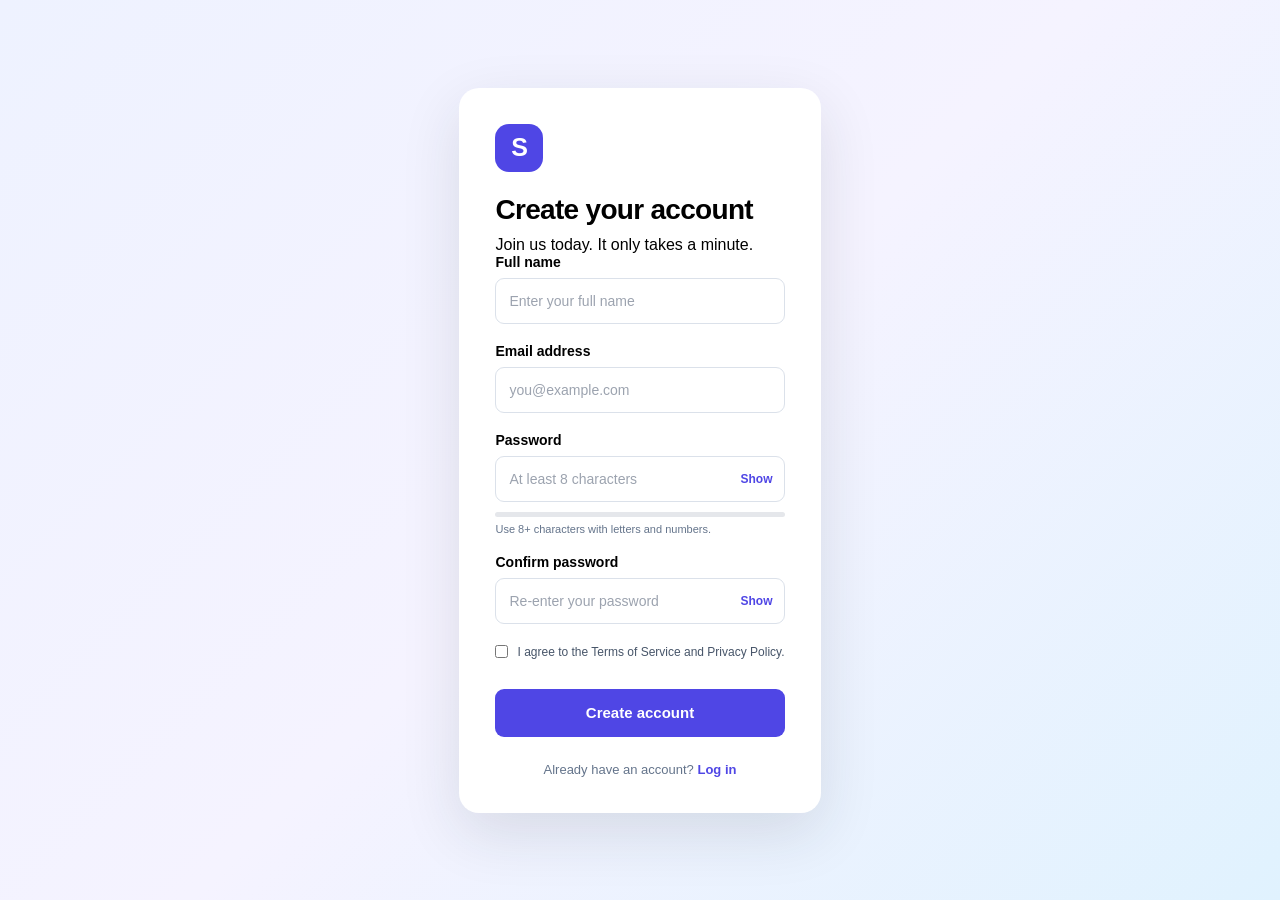
<file: 10_poject/signuppage/index.html>
<!DOCTYPE html>
<html lang="en">
<head>
  <meta charset="UTF-8" />
  <meta name="viewport" content="width=device-width, initial-scale=1.0" />
  <title>Create Account | Signup</title>
  <link rel="stylesheet" href="style.css" />
  <script src="script.js" defer></script>
</head>
<body>
  <main class="signup-container">
    <div class="signup-card">
      <div class="logo">S</div>

      <h1>Create your account</h1>
      <p class="subtitle">Join us today. It only takes a minute.</p>

      <form id="signupForm" novalidate>
        <div class="form-group">
          <label for="fullName">Full name</label>
          <input
            type="text"
            id="fullName"
            placeholder="Enter your full name"
            autocomplete="name"
            required
          />
          <small class="error" id="nameError"></small>
        </div>

        <div class="form-group">
          <label for="email">Email address</label>
          <input
            type="email"
            id="email"
            placeholder="you@example.com"
            autocomplete="email"
            required
          />
          <small class="error" id="emailError"></small>
        </div>

        <div class="form-group">
          <label for="password">Password</label>
          <div class="password-wrapper">
            <input
              type="password"
              id="password"
              placeholder="At least 8 characters"
              autocomplete="new-password"
              required
            />
            <button type="button" class="toggle-password"
              data-target="password">Show</button>
          </div>
          <div class="strength-track">
            <div id="strengthBar"></div>
          </div>
          <small id="strengthText">Use 8+ characters with letters and numbers.</small>
          <small class="error" id="passwordError"></small>
        </div>

        <div class="form-group">
          <label for="confirmPassword">Confirm password</label>
          <div class="password-wrapper">
            <input
              type="password"
              id="confirmPassword"
              placeholder="Re-enter your password"
              autocomplete="new-password"
              required
            />
            <button type="button" class="toggle-password"
              data-target="confirmPassword">Show</button>
          </div>
          <small class="error" id="confirmError"></small>
        </div>

        <label class="terms">
          <input type="checkbox" id="terms" />
          <span>I agree to the Terms of Service and Privacy Policy.</span>
        </label>
        <small class="error" id="termsError"></small>

        <button type="submit" class="submit-btn">Create account</button>

        <p id="successMessage" class="success" role="status"></p>
      </form>

      <p class="login-link">
        Already have an account? <a href="#" id="loginLink">Log in</a>
      </p>
    </div>
  </main>
</body>
<script src="script.js"></script>
</html>
</file>
<file: 10_poject/signuppage/style.css>
* {
  box-sizing: border-box;
  margin: 0;
  padding: 0;
}
body{
    font-family: Arial, Helvetica, sans-serif;
    min-height: 100vh;
    background: linear-gradient(135deg,#eef2ff, #f5f3ff, #e0f2fe);
    display: flex;
    align-items: center;
    justify-content: center;
    padding: 24px;
    color:172033;

}
.signup-container{
    background: #ffffff;
    padding: 36px;
    border-radius: 20px;
    box-shadow: 0 20px 60px rgba(31, 41, 51, 0.12);

}

.logo{
    width: 48px;
    height: 48px;
    background: #4f46e5;
    color: white;
    border-radius: 14px;
    display: grid;
    place-items: center;
    font-size: 25px;
    font-weight: bold;
    margin-bottom: 22px;


}

h1{
    font-size: 28px;
    letter-spacing: -0.7px;
    margin-bottom: 10px;

}
.form-group{
    margin-bottom: 19px;

}
.form-group label{
    display: block;
    font-size: 14px;
    font-weight: 600;
    margin-bottom: 8px;
    
}
.form-group input {
  width: 100%;
  height: 46px;
  padding: 0 13px;
  border: 1px solid #dbe1ea;
  border-radius: 9px;
  font-size: 14px;
  outline: none;
  transition: border-color 0.2s, box-shadow 0.2s;
}

.form-group input:focus {
  border-color: #6366f1;
  box-shadow: 0 0 0 3px rgba(99, 102, 241, 0.13);
}

.form-group input::placeholder {
  color: #9ca3af;
}

.password-wrapper {
  position: relative;
}

.password-wrapper input {
  padding-right: 60px;
}

.toggle-password {
  position: absolute;
  right: 12px;
  top: 50%;
  transform: translateY(-50%);
  background: none;
  border: none;
  color: #4f46e5;
  cursor: pointer;
  font-size: 12px;
  font-weight: 600;
}

.strength-track {
  height: 5px;
  background: #e5e7eb;
  border-radius: 10px;
  overflow: hidden;
  margin-top: 10px;
}

#strengthBar {
  width: 0;
  height: 100%;
  background: #ef4444;
  transition: width 0.25s, background 0.25s;
}

#strengthText {
  display: block;
  color: #64748b;
  font-size: 11px;
  margin-top: 6px;
}

.error {
  display: block;
  color: #dc2626;
  font-size: 12px;
  margin-top: 6px;
}

.terms {
  display: flex;
  align-items: flex-start;
  gap: 9px;
  font-size: 12px;
  color: #475569;
  line-height: 1.5;
  margin: 4px 0;
}

.terms input {
  margin-top: 2px;
  accent-color: #4f46e5;
}

.terms a,
.login-link a {
  color: #4f46e5;
  text-decoration: none;
}

.submit-btn {
  width: 100%;
  height: 48px;
  border: none;
  border-radius: 9px;
  background: #4f46e5;
  color: #ffffff;
  font-size: 15px;
  font-weight: 600;
  cursor: pointer;
  margin-top: 22px;
  transition: background 0.2s, transform 0.2s;
}

.submit-btn:hover {
  background: #4338ca;
  transform: translateY(-1px);
}

.submit-btn:focus-visible,
.toggle-password:focus-visible {
  outline: 3px solid #a5b4fc;
  outline-offset: 3px;
}

.success {
  color: #15803d;
  font-size: 13px;
  line-height: 1.5;
  margin-top: 14px;
}

.login-link {
  text-align: center;
  color: #64748b;
  font-size: 13px;
  margin-top: 25px;
}

.login-link a {
  font-weight: 600;
}

@media (max-width: 480px) {
  body {
    padding: 14px;
  }

  .signup-card {
    padding: 25px 20px;
  }

  h1 {
    font-size: 24px;
  }
}
</file>
